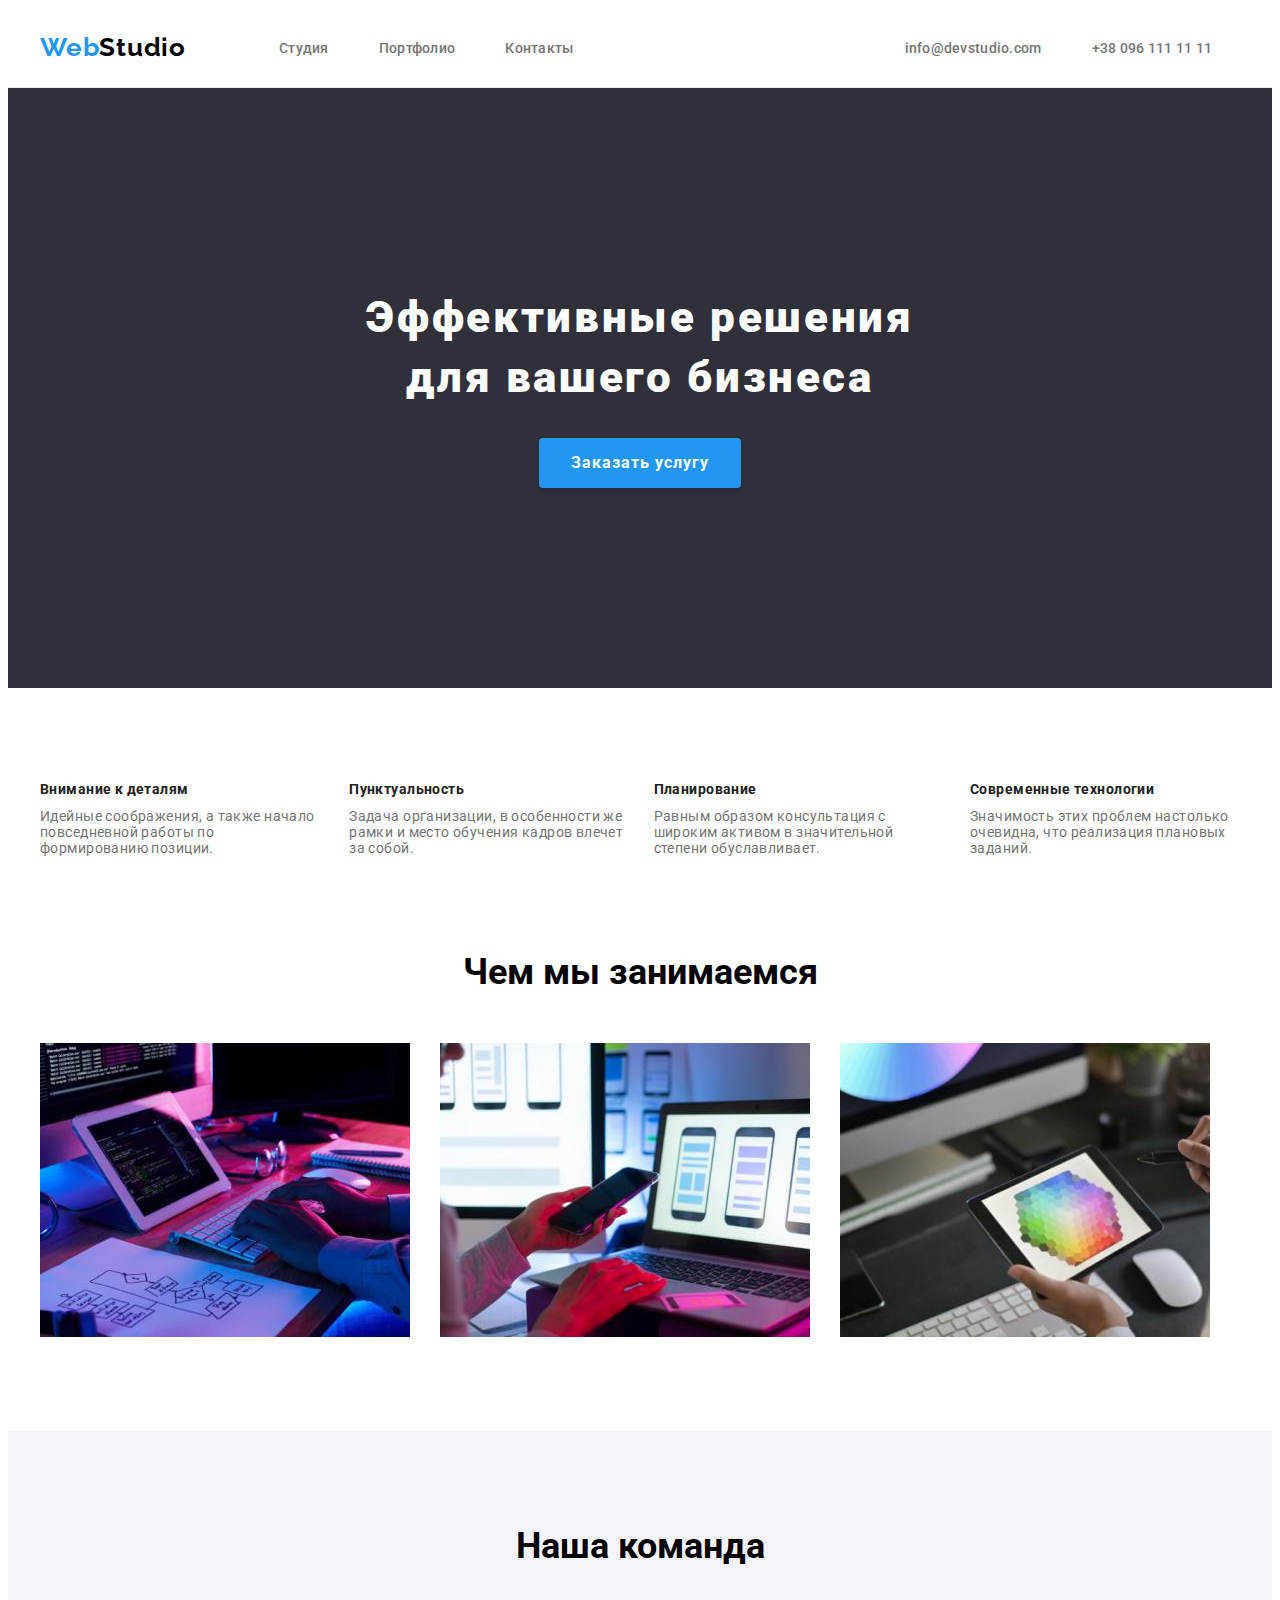
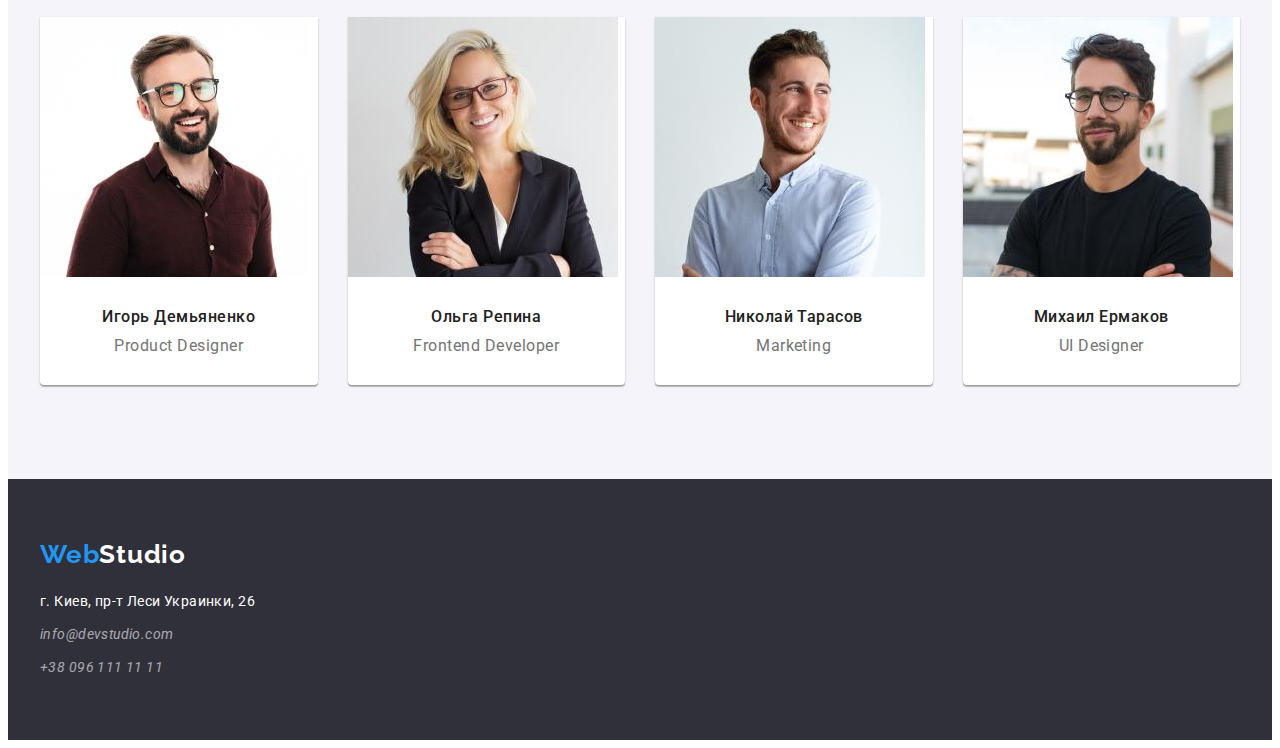
<file: index.html>
<!DOCTYPE html>
<html lang="ru">
<head>
    <meta charset="UTF-8">
    <meta http-equiv="X-UA-Compatible" content="IE=edge">
    <meta name="viewport" content="width=device-width, initial-scale=1.0">
    <title>Студия</title>
    <link rel="preconnect" href="https://fonts.googleapis.com">
    <link rel="preconnect" href="https://fonts.gstatic.com" crossorigin>
    <link href="https://fonts.googleapis.com/css2?family=Raleway:wght@700&family=Roboto:wght@400;500;700;900&display=swap"
        rel="stylesheet">
        <link rel="stylesheet" href="https://cdnjs.cloudflare.com/ajax/libs/modern-normalize/1.1.0/modern-normalize.min.css"
            integrity="sha512-wpPYUAdjBVSE4KJnH1VR1HeZfpl1ub8YT/NKx4PuQ5NmX2tKuGu6U/JRp5y+Y8XG2tV+wKQpNHVUX03MfMFn9Q=="
            crossorigin="anonymous" referrerpolicy="no-referrer" />
        <link rel="stylesheet" href="./css/style.css">
</head>
<body>
<!-- Шапка -->
    <header class="header">
        <div class="container header-container">
            <nav class="header-navigation">
                <a class="link header-logo" href="index.html">Web<span class="logo-header-studio">Studio</span></a>
                <ul class="list header-list">
                    <li class="header-item"><a class="link header-link" href="">Студия</a></li>
                    <li class="header-item"><a class="link header-link" href="portfolio.html">Портфолио</a></li>
                    <li class="header-item"><a class="link header-link" href="">Контакты</a></li>
                </ul>
        </nav>
        <ul class="list header-contacts">
            <li class="header-mail"><a class="link header-link-tel" href="mailto:info@devstudio.com">info@devstudio.com</a></li>
            <li class="header-tel"><a class="link header-link-mail" href="tel:+380961111111">+38 096 111 11 11</a></li> 
        </ul>
        </div>
    </header>
    <main>
        <section class="hero ">
            <div class="container hero-container">
            <h1 class="hero-title">Эффективные решения <br> для вашего бизнеса</h1>
            <button class="hero-btn" type="button">Заказать услугу</button>
            </div>
        </section>
<!-- перечень особенностей -->
        <section class="about section">
            <div class="container abot-container ">
        <ul class="list about-list">
            <li class="about-item">
                <h3 class="about-title">Внимание к деталям</h3>
                <p class="abot-text">Идейные соображения, а также начало повседневной работы по формированию позиции.</p>
            </li>
            <li class="about-item">
                <h3 class="about-title">Пунктуальность</h3>
                <p class="abot-text">Задача организации, в особенности же рамки и место обучения кадров влечет за собой.</p>
            </li>
            <li class="about-item">
                <h3 class="about-title">Планирование</h3>
                <p class="abot-text">Равным образом консультация с широким активом в значительной степени обуславливает.</p>
            </li>
            <li class="about-item">
                <h3 class="about-title">Современные технологии</h3>
                <p class="abot-text">Значимость этих проблем настолько очевидна, что реализация плановых заданий.</p>
            </li>
        </ul>
        </div>
        </section>
<!-- чем мы занимаемся -->
        <section class="content">
            <div class="container">
            <h2 class="content-title">Чем мы занимаемся</h2>
            <ul class="list content-list">
                <li class="content-item">
                    <img 
                    src="./images/about-img-1.jpg"
                    alt="разработка макета"
                    width="370"
                    height="294">
                </li>
                <li class="content-item">
                    <img 
                    src="./images/about-img-2.jpg" 
                    alt="адаптация"
                    width="370"
                    height="294">
                </li> 
                <li class="content-item">
                    <img 
                    src="./images/about-img-3.jpg" 
                    alt="дизайн"
                    width="370"
                    height="294">
                </li>
            </ul>
            </div>
        </section>
<!-- команда -->
                <section class="team section">
                    <div class="container">
                    <h2 class="team-title">Наша команда</h2>
                    <ul class="list team-list">
                        <li class="team-item">
                            <img 
                            src="./images/employee-img-1.jpg" 
                            alt="сотрудник Игорь Демьяненко "
                            width="270"
                            height="260">
                            <div class="team-item-bottom">
                                <h3 class="team-item-title">Игорь Демьяненко</h3>
                                <p class="team-text" lang="en">Product Designer</p>
                            </div>
                        </li>
                        <li class="team-item">
                            <img 
                            src="./images/employee-img-2.jpg"
                            alt="сотрудник Ольга Репина"
                            width="270"
                            height="260">
                            <div class="team-item-bottom">
                                <h3 class="team-item-title">Ольга Репина</h3>
                                <p class="team-text" lang="en">Frontend Developer</p>
                            </div>
                        </li>
                        <li class="team-item">
                            <img 
                            src="./images/employee-img-3.jpg"
                            alt="сотрудник Николай Тарасов"
                            width="270"
                            height="260">
                            <div class="team-item-bottom">
                                <h3 class="team-item-title">Николай Тарасов</h3>
                                <p class="team-text" lang="en">Marketing</p>
                            </div>
                        </li>
                        <li class="team-item">
                            <img 
                            src="./images/employee-img-4.jpg" 
                            alt="сотрудник Михаил Ермаков"
                            width="270"
                            height="260">
                            <div class="team-item-bottom">
                                <h3 class="team-item-title">Михаил Ермаков</h3>
                                <p class="team-text" lang="en">UI Designer</p>
                            </div>
                        </li> 
                    </ul>
                    </div>
                </section>
    </main>
    <!-- футер -->
    <footer class="footer">
        <div class="container footer-container">
        <a class="link footer-logo" href="index.html">Web<span class=" logo-footer-studio">Studio</span></a>
        <address class="address">
            <ul class="list address-list">
                <li class="adress-list-item"><a class="link address-link" href=""> г. Киев, пр-т Леси Украинки, 26</a></li>
                <li class="adress-list-item"><a class="link footer-link-mail" href="mailto:info@devstudio.com">info@devstudio.com</a></li>
                <li class="adress-list-item"><a class="link footer-link-tel" href="tel:+380961111111">+38 096 111 11 11</a></li>
            </ul>
        </address>
        </div>
    </footer>
</body>
</html>
</file>
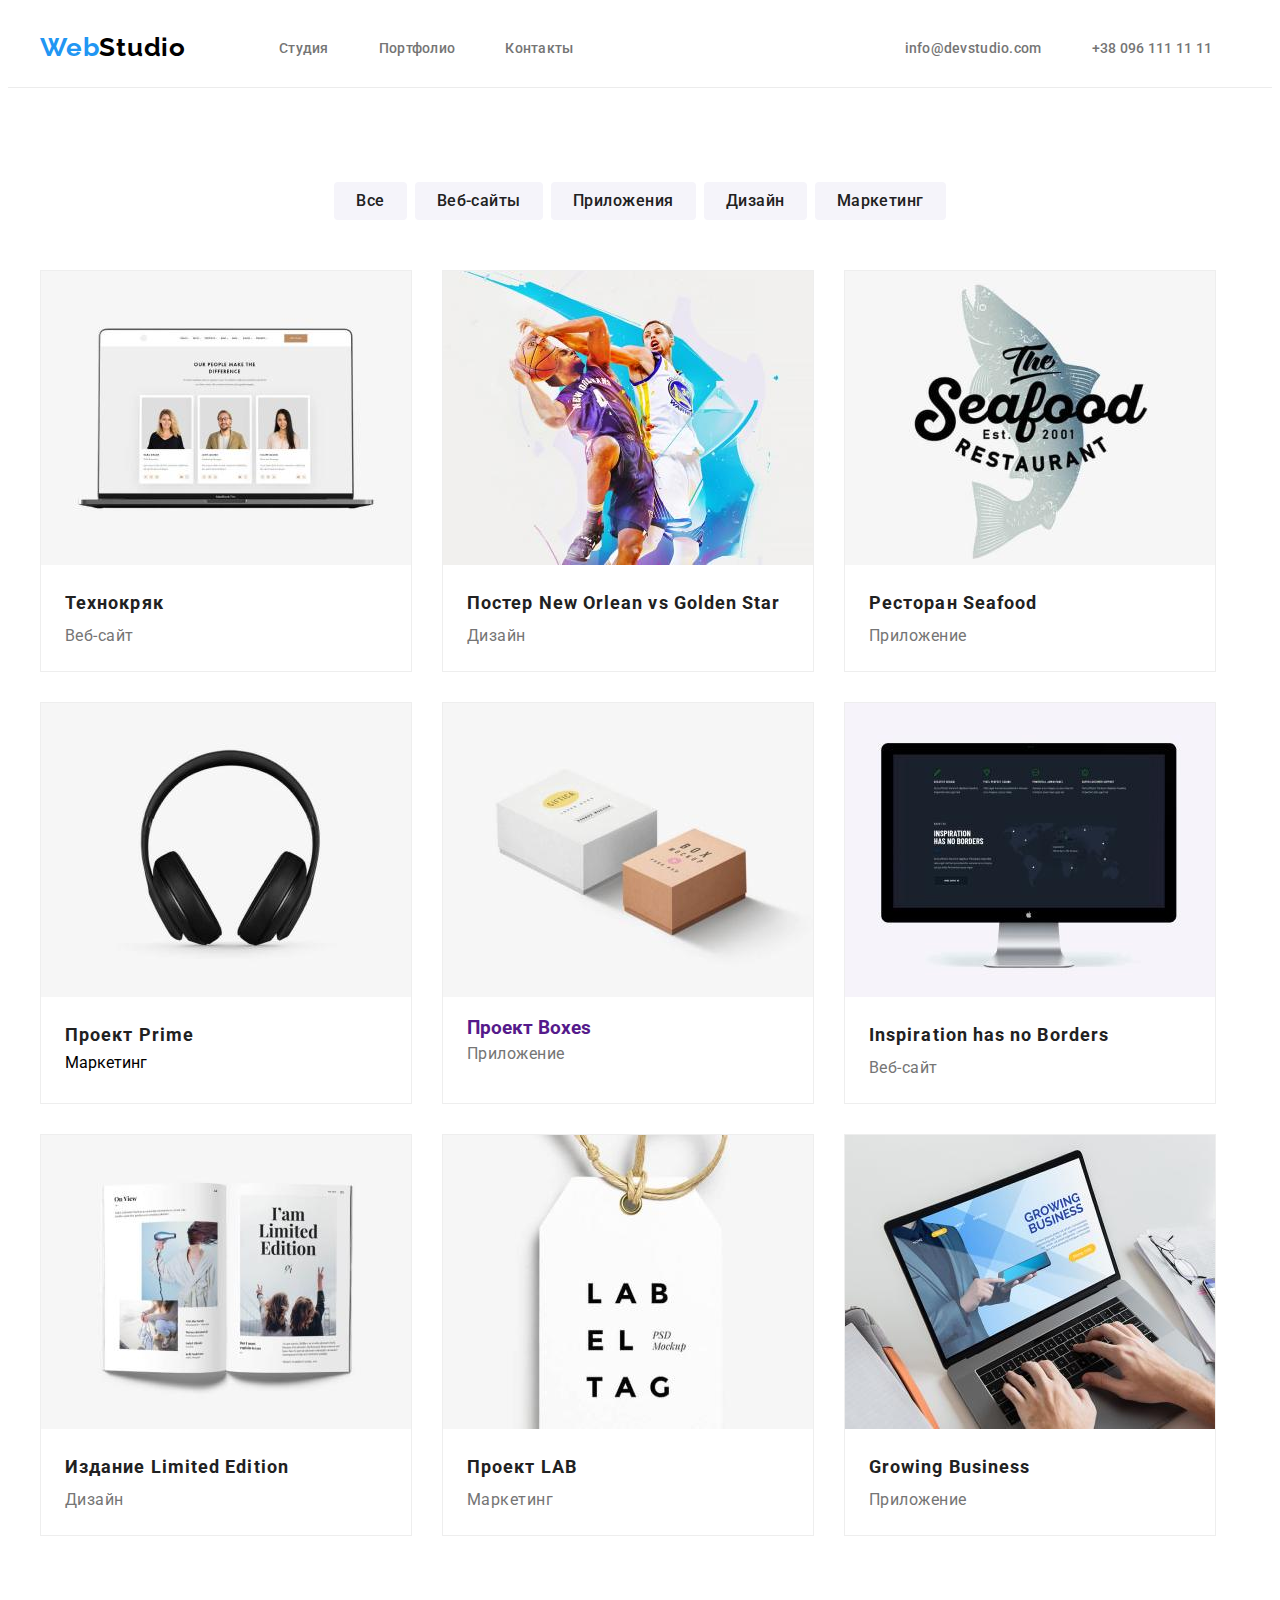
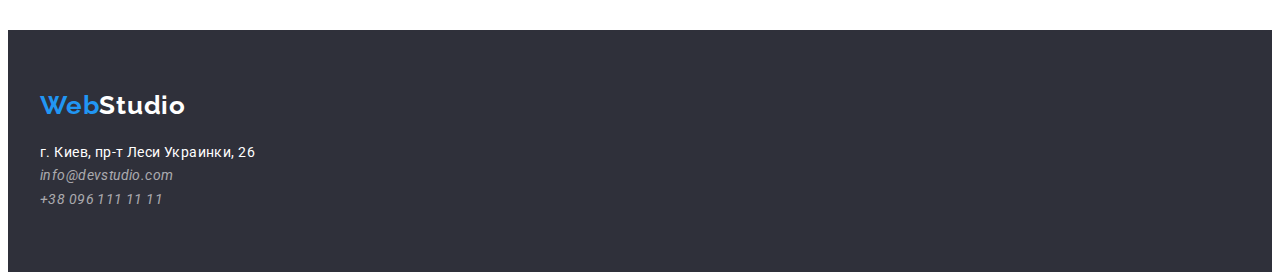
<file: portfolio.html>
<!DOCTYPE html>
<html lang="ru">
<head>
    <meta charset="UTF-8">
    <meta http-equiv="X-UA-Compatible" content="IE=edge">
    <meta name="viewport" content="width=device-width, initial-scale=1.0">
    <title>Портфолио</title>
    <link rel="preconnect" href="https://fonts.googleapis.com">
    <link rel="preconnect" href="https://fonts.gstatic.com" crossorigin>
    <link href="https://fonts.googleapis.com/css2?family=Raleway:wght@700&family=Roboto:wght@400;500;700;900&display=swap"
        rel="stylesheet">
        <link rel="stylesheet" href="https://cdnjs.cloudflare.com/ajax/libs/modern-normalize/1.1.0/modern-normalize.min.css"
            integrity="sha512-wpPYUAdjBVSE4KJnH1VR1HeZfpl1ub8YT/NKx4PuQ5NmX2tKuGu6U/JRp5y+Y8XG2tV+wKQpNHVUX03MfMFn9Q=="
            crossorigin="anonymous" referrerpolicy="no-referrer" />
    <link rel="stylesheet" href="./css/style.css">
</head>
<body>
    <header class="header">
        <div class="container header-container">
            <nav class="header-navigation">
                <a class="link header-logo" href="index.html">Web<span class="logo-header-studio">Studio</span></a>
                <ul class="list header-list">
                    <li class="header-item"><a class="link header-link" href="index.html">Студия</a></li>
                    <li class="header-item"><a class="link header-link" href="">Портфолио</a></li>
                    <li class="header-item"><a class="link header-link" href="">Контакты</a></li>
                </ul>
            </nav>
            <ul class="list header-contacts">
                <li class="header-mail"><a class="link header-link-tel"
                        href="mailto:info@devstudio.com">info@devstudio.com</a></li>
                <li class="header-tel"><a class="link header-link-mail" href="tel:+380961111111">+38 096 111 11 11</a></li>
            </ul>
        </div>
    </header>
    <main>
        <section class="portfolio-nav section">
            <div class="container">
            <ul class="list portfolio-nav-menu">
                <li class="portfolio-item-btn"><button class="portfolio-btn" type="button">Все</button></li>
                <li class="portfolio-item-btn"><button class="portfolio-btn" type="button">Веб-сайты</button></li>
                <li class="portfolio-item-btn"><button class="portfolio-btn" type="button">Приложения</button></li>
                <li class="portfolio-item-btn"><button class="portfolio-btn" type="button">Дизайн</button></li>
                <li class="portfolio-item-btn"><button class="portfolio-btn" type="button">Маркетинг</button></li>
            </ul>
            <ul class="list portfolio-list">
                <li class="portfolio-item"><a class="link link-portfolio-item" href=""> 
                    <img 
                    src="./images/portfolio-img-1.jpg" 
                    alt="ноутбук"
                    width="370"
                    height="294">
                    <div class="portfolio-item-botton">
                        <h3 class="portfolio-item-title">Технокряк</h3>
                        <p class="portfolio-item-text">Веб-сайт</p>
                    </div>
                    </a>
                </li>
                <li class="portfolio-item"><a class="link link-portfolio-item" href="">
                    <img 
                    src="./images/portfolio-img-2.jpg" 
                    alt="баскетболисты"
                    width="370"
                    height="294">
                    <div class="portfolio-item-botton">
                        <h3 class="portfolio-item-title">Постер New Orlean vs Golden Star</h3>
                        <p class="portfolio-item-text">Дизайн</p>
                    </div>
                    </a>
                </li>
                <li class="portfolio-item"><a class="link link-portfolio-item" href="">
                    <img 
                    src="./images/portfolio-img-3.jpg" 
                    alt="ресторан"
                    width="370"
                    height="294">
                    <div class="portfolio-item-botton">
                        <h3 class="portfolio-item-title">Ресторан Seafood</h3>
                        <p class="portfolio-item-text">Приложение</p>
                    </div>
                    </a>
                </li>
                <li class="portfolio-item"><a class="link link-portfolio-item" href=""></a>
                    <img 
                    src="./images/portfolio-img-4.jpg" 
                    alt="наушники"
                    width="370"
                    height="294">
                    <div class="portfolio-item-botton">
                        <h3 class="portfolio-item-title">Проект Prime</h3>
                        <p>Маркетинг</p>
                    </div>
                </a>
                </li>
                <li class="portfolio-item"><a class="link link-portfolio-item" href="">
                    <img 
                    src="./images/portfolio-img-5.jpg"
                    alt="коробки"
                    width="370"
                    height="294">
                    <div class="portfolio-item-botton">
                        <h3>Проект Boxes</h3>
                        <p class="portfolio-item-text">Приложение</p>
                    </div>
                </a>
                </li>
                <li class="portfolio-item"><a class="link link-portfolio-item" href="">
                    <img 
                    src="./images/portfolio-img-6.jpg" 
                    alt="монитор"
                    width="370"
                    height="294">
                    <div class="portfolio-item-botton">
                        <h3 class="portfolio-item-title">Inspiration has no Borders</h3>
                        <p class="portfolio-item-text">Веб-сайт</p>
                    </div>
                    </a>
                </li>
                <li class="portfolio-item"><a class="link link-portfolio-item" href="">
                    <img 
                    src="./images/portfolio-img-7.jpg" 
                    alt="книга"
                    width="370"
                    height="294">
                    <div class="portfolio-item-botton">
                        <h3 class="portfolio-item-title">Издание Limited Edition</h3>
                        <p class="portfolio-item-text">Дизайн</p>
                    </div>
                    </a>
                </li>
                <li class="portfolio-item"><a class="link link-portfolio-item" href="">
                    <img 
                    src="./images/portfolio-img-8.jpg" 
                    alt="ярлык"
                    width="370"
                    height="294">
                    <div class="portfolio-item-botton">
                        <h3 class="portfolio-item-title">Проект LAB</h3>
                        <p class="portfolio-item-text">Маркетинг</p>
                    </div>
                    </a>
                </li>
                <li class="portfolio-item"><a class="link link-portfolio-item" href="">
                    <img 
                    src="./images/portfolio-img-9.jpg" 
                    alt="ноутбук Приложение"
                    width="370"
                    height="294">
                    <div class="portfolio-item-botton">
                        <h3 class="portfolio-item-title">Growing Business</h3>
                        <p class="portfolio-item-text">Приложение</p>
                    </div>
                    </a>
                </li>
            </ul>
            </div>
        </section>
        
    </main>
    <footer class="footer">
        <div class="container footer-container">
        <a class="link footer-logo" href="index.html">Web<span class=" logo-footer-studio">Studio</span></a>
        <address class="address">
            <ul class="list address-list">
                <li><a class="link address-link" href=""> г. Киев, пр-т Леси Украинки, 26</a></li>
                <li><a class="link footer-link-mail" href="mailto:info@devstudio.com">info@devstudio.com</a></li>
                <li><a class="link footer-link-tel" href="tel:+380961111111">+38 096 111 11 11</a></li>
            </ul>
        </address>
        </div>
    </footer>

    
</body>
</html>
</file>
<file: css/style.css>
:root {
    --title-collor: #212121;
    --main-text-color: #757575;
    --background-heroe-color:#2F303A;
    --background-team-color: #F5F4FA;
    --background-footer-color: #2F303A;
    --hover-color: #2196F3;
    --portfolio-btn-color:#212121;
}

p, h1, h2, h3, h4, h5, h6 {
    margin: 0;
}

ul {
    margin: 0;
    padding: 0;
}
img {
    display: block;
    max-width: 100%;
    height: auto;
}

.container {
    width: 1200px;
    margin: 0 auto;
    padding-left: 15px;
    padding-right: 15px;
}

.section {
    padding-top: 94px;
    padding-bottom: 94px;
}

body {
    font-family: "Roboto", sans-serif;
}

.list {
    list-style: none;
}

.link {
    text-decoration: none;
}

/*HEADER */

.header {
    background-color: #FFFFFF;
    border-bottom: 1px solid #ECECEC;
}

.header-list {
    display: flex;
    padding-top: 30px;
    padding-bottom: 30px;
}

.header-container {
    display: flex;
    align-items: center;
}

.header-navigation {
    display: flex;
    align-items: center;
}

.header-item:not(:last-child) {
    margin-right: 50px;
}

.header-logo {
    color: #2196F3;
    font-family: Raleway;
    font-size: 26px;
    line-height: 1.19;
    font-weight: 700;
    letter-spacing: 0.03em;
    margin-right: 93px;
}

.logo-header-studio {
    color: #000000;
    font-family: Raleway;
    font-size: 26px;
    line-height: 1.19;
    font-weight: 700;
    letter-spacing: 0.03em
}

.header-link {
    font-weight: 500;
    font-size: 14px;
    line-height: 1.14;
    letter-spacing: 0.02em;
    color: var(--main-text-color);
    padding-top: 32px;
    padding-bottom: 32px;

}

.header-link:hover,
.header-link:focus {
    color: var(--hover-color)
}
.header-link-tel {
    font-weight: 500;
    font-size: 14px;
    line-height: 1.14;
    letter-spacing: 0.02em;
    padding-top: 32px;
    padding-bottom: 32px;
    color: var(--main-text-color)

}

.header-link-tel:hover,
.header-link-tel:focus {
    color: var(--hover-color)
}

.header-link-mail {
    font-weight: 500;
    font-size: 14px;
    line-height: 1.14;
    letter-spacing: 0.02em;
    padding-top: 32px;
    padding-bottom: 32px;
    color: var(--main-text-color)
}

.header-link-mail:hover,
.header-link-mail:focus {
    color: var(--hover-color)
}

.header-contacts {
    display: flex;
    align-items: center;
    margin-left: 331px;
}

.header-mail {
    margin-right: 50px;
}

/* HERO */

.hero {
    background: var(--background-heroe-color);
    padding-top: 200px;
    padding-bottom: 200px;
}

.hero-container {
    text-align: center;
}

.hero-title {
    font-weight: 900;
    font-size: 44px;
    line-height: 1.36;
    letter-spacing: 0.06em;
    color: #FFFFFF;
    display: block;
    text-align: center;
    max-width: 696px; 
    margin: 0 auto;
    margin-bottom: 30px; 
}

.hero-btn {
    font-family: inherit;
    font-weight: bold;
    font-size: 16px;
    line-height: 1.88;
    background-color: #2196F3;
    letter-spacing: 0.06em;
    color: #FFFFFF;
    min-width: 200px;
    padding: 10px 32px 10px 32px;
    box-shadow: 0px 4px 4px rgba(0, 0, 0, 0.15);
    border-radius: 4px;
    border-style: none;
}

.hero-btn {
    cursor: pointer;
}

.hero-btn:hover
.hero-btn:focus

/* ABOUT*/

.abot-container {
    display: flex;
}

.about-list {
    display: flex; 
}

.about-item:not(:last-child) {
    margin-right: 30px;
}

.about-title {
    font-weight: bold;
    font-size: 14px;
    line-height: 1.14;
    letter-spacing: 0.03em;
    color: var(--title-collor);
    margin-bottom: 10px;
    width: 270px;
}

.abot-text {
    font-weight: normal;
    font-size: 14px;
    line-height: 1.17;
    letter-spacing: 0.03em;
    color: var(--main-text-color);
}

/* CONTENT*/

.content {
    padding-bottom: 94px;
} 

.content-list {
    display: flex;
}

.content-item:not(:last-child) {
    margin-right: 30px;
}

.content-title {
    font-weight: bold;
    font-size: 36px;
    line-height: 1.17;
    letter-spacing: 0.03em
    color:var(--title-collor);
    text-align: center;
    margin-bottom: 50px;
}

/* TEAM */

.team {
    background: var(--background-team-color);
}

.team-title {
    font-weight: bold;
    font-size: 36px;
    line-height: 1.17;
    letter-spacing: 0.03e
    color:var(--title-collor);
    margin-bottom: 50px;
    text-align: center;
}

.team-list {
    display: flex;
}

.team-item {
    flex-basis: calc((100% - 90px) / 4); 
    margin-right: 30px;
    margin-bottom: 0px;
    background: #FFFFFF;
    box-shadow: 0px 1px 3px rgba(0, 0, 0, 0.12), 0px 1px 1px rgba(0, 0, 0, 0.14), 0px 2px 1px rgba(0, 0, 0, 0.2);
    border-radius: 0px 0px 4px 4px; 
}

.team-item:last-child {
    margin-right: 0; 
} 

.team-item-title {
    font-weight: 500;
    font-size: 16px;
    line-height: 1.19;
    letter-spacing: 0.03em;
    color: var(--title-collor);
    margin-bottom: 10px;
}

.team-text {
    font-size: 16px;
    line-height: 1.19;
    letter-spacing: 0.03em;
    color:var(--main-text-color);
}

.team-item-bottom {
    padding-top: 30px;
    padding-bottom: 30px;
    text-align: center;
    
}

/* FOOTER */

    .footer {
    padding-bottom: 60px;
    padding-top: 60px;
    }

.footer-logo{
    color: #2196F3;
    font-family: Raleway;
    font-size: 26px;
    line-height: 1.19;
    font-weight: 700;
    letter-spacing: 0.03em;
    display: block;
    margin-bottom: 20px;

}

.logo-footer-studio {
    color: #FFFFFF;
    font-family: Raleway;
    font-size: 26px;
    line-height: 1.19;
    font-weight: 700;
    letter-spacing: 0.03em
}

.footer {
    background: var(--background-footer-color);
}

.address-link {
    font-style: normal;
    font-weight: normal;
    font-size: 14px;
    line-height: 1.71;
    letter-spacing: 0.03em;
    color: #FFFFFF; 
    margin-bottom: 9px;
}

.adress-list-item {
    margin-bottom: 9px;
}

.adress-list-item:last-child {
    margin-bottom: 0;
}

.footer-link-mail {
    font-weight: normal;
    font-size: 14px;
    line-height: 1.71;
    letter-spacing: 0.03em;
    color: rgba(255, 255, 255, 0.6);
    margin-bottom: 9px;
}

.footer-link-mail:hover,
.footer-link-mail:focus {
    color:var(--hover-color)
}

.footer-link-tel {
    font-weight: normal;
    font-size: 14px;
    line-height: 1.71;
    letter-spacing: 0.03em;
    color: rgba(255, 255, 255, 0.6);
}

.footer-link-tel:hover,
.footer-link-mail:focus {
    color:var(--hover-color)
}

/* ПОРТФОЛИО */

.portfolio-nav-menu {
    display: flex;
    margin-bottom: 50px;
    justify-content: center;
}

.portfolio-btn {
    display: flex;
    font-family: inherit;
    font-weight: 500;
    font-size: 16px;
    line-height: 1.62;
    background-color:#F5F4FA;
    letter-spacing: 0.03em;
    color: var(--portfolio-btn-color);
    padding: 6px 22px 6px 22px;
    border: none;
    border-style: none;
    border-radius: 4px;
    text-align: center;
}

.portfolio-item-btn:not(:last-child) {
    margin-right: 8px;  
}

.portfolio-btn:hover,
.portfolio-btn:focus {
    background-color: var(--hover-color);
    color:#FFFFFF;
}

.portfolio-btn {
    cursor: pointer;
}

.portfolio-list {
    display: flex;
    flex-wrap: wrap;
    align-content: center;
}

.portfolio-item {
    flex-basis: calc((100% - 90px ) / 3);
    margin-right: 30px;
    margin-bottom: 30px;
    border: 1px solid #EEEEEE
}

.portfolio-item:nth-last-child(-n + 3) { 
margin-bottom: 0;   
} 

.portfolio-item:nth-child(3n + 3) {
    margin-right: 0;  
} 

.portfolio-item-botton {
    padding: 20px 24px 20px 24px;
    
}

.link-portfolio-item {
    display: block;
}

.link-portfolio-item:hover,
.link-portfolio-item:focus {
    background: none;
}

.portfolio-item-title {
    font-family: inherit;
    font-weight: bold;
    font-size: 18px;
    line-height: 2; 
    letter-spacing: 0.06em;
    color:var(--title-collor)
}

.portfolio-item-text {
    font-weight: normal;
    font-size: 16px;
    line-height: 1.87;
    letter-spacing: 0.03em;
    color:var(--main-text-color)  
}
</file>
